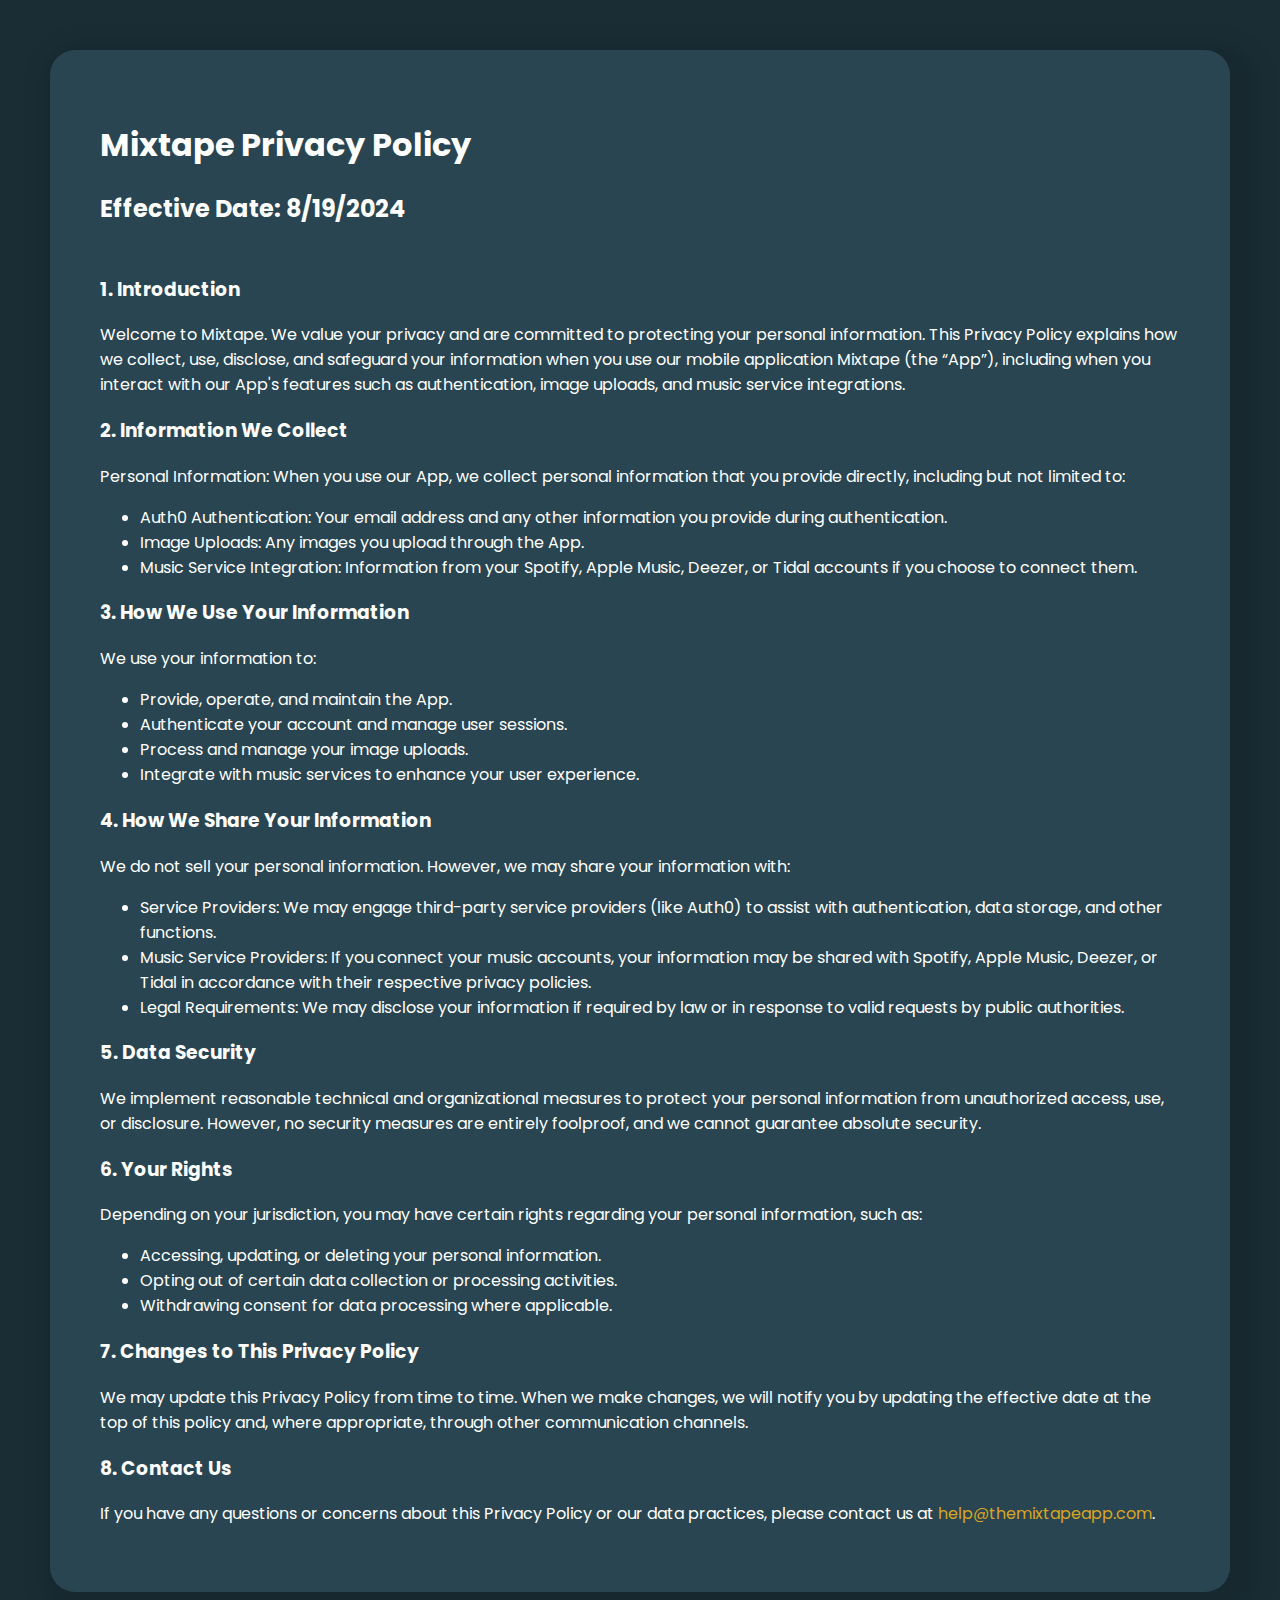
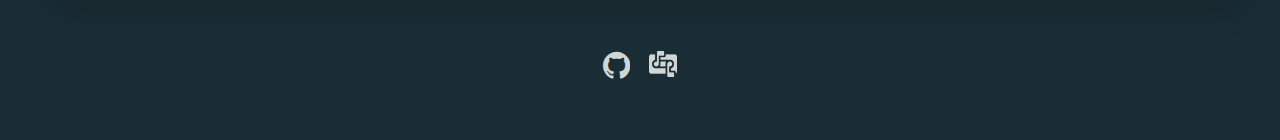
<file: privacy.html>
<!DOCTYPE html>
<html>
  <head>
    <meta name="viewport" content="width=device-width, initial-scale=1.0">

    <title>Mixtape Privacy Policy</title>
    <link rel="stylesheet" type="text/css" href="index.css" />
    <link rel="stylesheet" type="text/css" href="fonts.css" />
    <link rel="icon" type="image/png" href="images/icon_yellow.png"/>

    <link rel="preconnect" href="https://fonts.googleapis.com" />
    <link rel="preconnect" href="https://fonts.gstatic.com" crossorigin />
    <link
      href="https://fonts.googleapis.com/css2?family=Courier+Prime:ital,wght@0,400;0,700;1,400;1,700&family=Poppins:ital,wght@0,100;0,200;0,300;0,400;0,500;0,600;0,700;0,800;0,900;1,100;1,200;1,300;1,400;1,500;1,600;1,700;1,800;1,900&display=swap"
      rel="stylesheet"
    />
    <link
      rel="stylesheet"
      href="https://cdnjs.cloudflare.com/ajax/libs/font-awesome/4.7.0/css/font-awesome.min.css"
    />
  </head>
  <body>
    <div class="privacy-contain">
      <ul style="list-style-type: none; padding-left:0px;">
        <li style="padding-bottom:10px">
          <h1>Mixtape Privacy Policy</h1>
          <h2>Effective Date: 8/19/2024</h2>
        </li>
        <li>
          <h3>1. Introduction</h3>
          <p>
            Welcome to Mixtape. We value your privacy and are committed to
            protecting your personal information. This Privacy Policy explains
            how we collect, use, disclose, and safeguard your information when
            you use our mobile application Mixtape (the “App”), including when
            you interact with our App&#39;s features such as authentication,
            image uploads, and music service integrations.
          </p>
        </li>
        <li>
          <h3>2. Information We Collect</h3>
          <p>
            Personal Information: When you use our App, we collect personal
            information that you provide directly, including but not limited to:
            <ul style="list-style-type: disc">
              <li>
                Auth0 Authentication: Your email address and any other information
                you provide during authentication.
              </li>
              <li>
                Image Uploads: Any images you
                upload through the App.
              </li>
              <li>
                Music Service Integration: Information
                from your Spotify, Apple Music, Deezer, or Tidal accounts if you
                choose to connect them.
              </li>
            </ul>
          </p>
        </li>
        <li>
          <h3>3. How We Use Your Information</h3>
          <p>
            We use your information to: 
            
            <ul style="list-style-type: disc">
              <li>
                Provide, operate, and maintain the
                App.
              </li>
              <li>
                Authenticate your account and manage user sessions.
              </li>
              <li>
                Process and manage your image uploads.
              </li>
              <li>
                Integrate with music services to
                enhance your user experience.
              </li>
            </ul>
          </p>
        </li>
        <li>
          <h3>4. How We Share Your Information</h3>
          <p>
            We do not sell your personal information. However, we may share your
            information with:
            
            <ul style="list-style-type: disc">
              <li>
                Service Providers: We may engage third-party
                service providers (like Auth0) to assist with authentication, data
                storage, and other functions.
              </li>
              <li>
                Music Service Providers: If you
                connect your music accounts, your information may be shared with
                Spotify, Apple Music, Deezer, or Tidal in accordance with their
                respective privacy policies.
              </li>
              <li>
                Legal Requirements: We may disclose
                your information if required by law or in response to valid requests
                by public authorities.
              </li>
            </ul>
          </p>
        </li>
        <li>
          <h3>5. Data Security</h3>
          <p>
            We implement reasonable technical and organizational measures to
            protect your personal information from unauthorized access, use, or
            disclosure. However, no security measures are entirely foolproof,
            and we cannot guarantee absolute security.
          </p>
        </li>
        <li>
          <h3>6. Your Rights</h3>
          <p>
            Depending on your jurisdiction, you may have certain rights
            regarding your personal information, such as: 
            
            <ul style="list-style-type: disc">
              <li>
                Accessing, updating,
                or deleting your personal information.
              </li>
              <li>
                Opting out of certain data
                collection or processing activities.
              </li>
              <li>
                Withdrawing consent for data
                processing where applicable.
              </li>
            </ul>
          </p>
        </li>
        <li>
          <h3>7. Changes to This Privacy Policy</h3>
          <p>
            We may update this Privacy Policy from time to time. When we make
            changes, we will notify you by updating the effective date at the
            top of this policy and, where appropriate, through other
            communication channels.
          </p>
        </li>
        <li>
          <h3>8. Contact Us</h3>
          <p>
            If you have any questions or concerns about this Privacy Policy or
            our data practices, please contact us at
            <a href="mailto:help@themixtapeapp.com">help@themixtapeapp.com</a>.
          </p>
        </li>
      </ul>
    </div>
    <div class="footer-links">
      <a
        href="https://github.com/olinjohnson/mixtape"
        class="fa fa-brands fa-github"
      ></a>
      <a
        href="https://themixtapeapp.com"
      >
        <img src="images/icon_white.png" height="26px">
      </a>
    </div>
  </body>
</html>
</file>
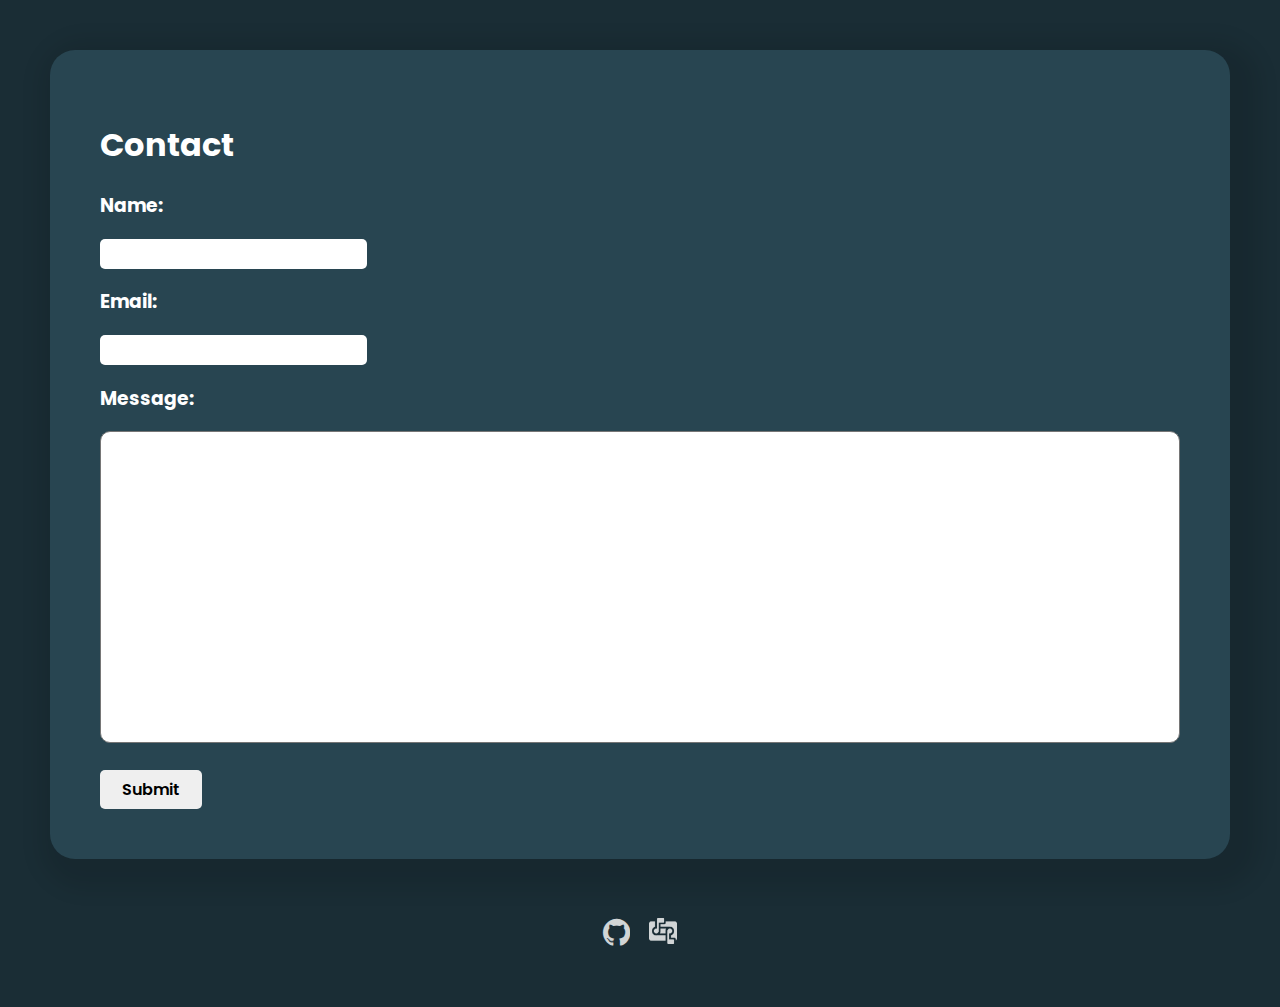
<file: support.html>
<!DOCTYPE html>
<html>
  <head>
    <meta name="viewport" content="width=device-width, initial-scale=1.0" />

    <title>Mixtape Support</title>
    <link rel="stylesheet" type="text/css" href="index.css" />
    <link rel="stylesheet" type="text/css" href="fonts.css" />
    <link rel="icon" type="image/png" href="images/icon_yellow.png" />

    <link rel="preconnect" href="https://fonts.googleapis.com" />
    <link rel="preconnect" href="https://fonts.gstatic.com" crossorigin />
    <link
      href="https://fonts.googleapis.com/css2?family=Courier+Prime:ital,wght@0,400;0,700;1,400;1,700&family=Poppins:ital,wght@0,100;0,200;0,300;0,400;0,500;0,600;0,700;0,800;0,900;1,100;1,200;1,300;1,400;1,500;1,600;1,700;1,800;1,900&display=swap"
      rel="stylesheet"
    />
    <link
      rel="stylesheet"
      href="https://cdnjs.cloudflare.com/ajax/libs/font-awesome/4.7.0/css/font-awesome.min.css"
    />
  </head>
  <body>
    <div class="privacy-contain">
      <h1>Contact</h1>
      <form
        target="_blank"
        method="POST"
        action="https://formspree.io/f/mblgrapa"
      >
        <h3>Name:</h3>
        <input name="Name" type="text" required />
        <h3>Email:</h3>
        <input name="Email" type="email" required />
        <h3>Message:</h3>
        <textarea name="Message" rows="12" cols="60"></textarea>
        <button type="submit" id="submit">Submit</button>
      </form>
    </div>
    <div class="footer-links">
      <a
        href="https://github.com/olinjohnson/mixtape"
        class="fa fa-brands fa-github"
      ></a>
      <a href="https://themixtapeapp.com">
        <img src="images/icon_white.png" height="26px" />
      </a>
    </div>
  </body>
</html>
</file>
<file: index.css>
body {
    margin: 0;
    padding: 0;
    background: #1a2d35;
    font-family: "Poppins", sans-serif;
    font-weight: 400;
    font-style: normal;
}

.container {
    margin: 10px;
    height: 100vh;
    min-height: fit-content;
    display: flex;
    flex-direction: column;
    justify-content: center;
    align-items: center;
    min-width: fit-content;
}

.content-contain {
    display: flex;
    flex-direction: row;
    justify-content: center;
    color: white;
    background: #284551;
    border-radius: 50px;
    box-shadow: 10px 10px 20px 20px rgba(0, 0, 0, 0.04);
    /* padding-left:60px;
    padding-right:60px; */
    padding: 60px;
    gap: 50px;
    align-items: center;
}


@media (max-width: 1000px) {
    .content-contain {
        flex-direction: column;
        align-items: center;
    }
}

.text-contain h1 {
    font-size: 60pt;
}

.text-contain p {
    font-size: 16pt;
}

@media (max-width: 550px) {

    .text-contain h1 {
        font-size: 40pt;
    }

    .text-contain p {
        font-size: 14pt;
    }

    .main-image {
        width: 100%;
    }

    .content-contain {
        padding: 40px;
        margin: 15px;
    }

    .badges {
        width: 100%;
    }
}

.text-contain button {
    padding: 10px;
    padding-left: 20px;
    padding-right: 20px;
    background: white;
    border-radius: 100px;
    border: 0;
    box-shadow: 2px 2px 2px 2px rgba(0, 0, 0, 0.1);
}

.main-image {
    border-radius: 30px;
    box-shadow: 5px 5px 10px 10px rgba(0, 0, 0, 0.04);
}

#github-button {
    text-decoration: none;
    color: black;
    font-size: 34pt;
    opacity: 1;

    -webkit-transition: opacity 0.2s ease-in-out;
    -moz-transition: opacity 0.2s ease-in-out;
    -ms-transition: opacity 0.2s ease-in-out;
    -o-transition: opacity 0.2s ease-in-out;
    transition: opacity 0.2s ease-in-out;
}

.content-contain a:hover {
    opacity: 0.6;
}


/* privacy page css */
.privacy-contain {
    background: #284551;
    color: white;
    margin: 50px;
    padding: 50px;
    border-radius: 25px;
    box-shadow: 10px 10px 20px 20px rgba(0, 0, 0, 0.1);
}

@media (max-width: 550px) {
    .privacy-contain {
        margin: 15px;
        padding: 30px;
    }
}

.privacy-contain a {
    text-decoration: none;
    color: #DAA520;

    -webkit-transition: opacity 0.2s ease-in-out;
    -moz-transition: opacity 0.2s ease-in-out;
    -ms-transition: opacity 0.2s ease-in-out;
    -o-transition: opacity 0.2s ease-in-out;
    transition: opacity 0.2s ease-in-out;
}

.privacy-contain a:hover {
    opacity: 0.6;
}

.footer-links {
    text-align: center;
    margin-bottom: 50px;
    font-size: 24pt;
    color: white;
}

.footer-links a {
    text-decoration: none;
    color: white;
    margin-left: 5px;
    margin-right: 5px;
    opacity: 0.8;

    -webkit-transition: opacity 0.2s ease-in-out;
    -moz-transition: opacity 0.2s ease-in-out;
    -ms-transition: opacity 0.2s ease-in-out;
    -o-transition: opacity 0.2s ease-in-out;
    transition: opacity 0.2s ease-in-out;
}

.footer-links a:hover {
    opacity: 0.5;
}

.notice {
    max-width: 400px;
}

.notice strong {
    color: rgb(255, 186, 186);
    font-size: 12pt;
}

.notice a {
    color: rgb(255, 186, 186);
}


/* Contact page styling */
textarea {
    font-family: "Poppins", sans-serif;
    outline: none;
    border-radius:10px;
    padding:5px;
    resize:none;
    box-sizing:border-box;
    width:100%;
    font-size:12pt;
}

input {
    font-family: "Poppins", sans-serif;
    padding:5px;
    border-radius:5px;
    outline:none;
    border:none;
}

#submit {
    font-family: "Poppins", sans-serif;
    font-size:12pt;
    font-weight: 600;
    padding: 5px 20px 5px 20px;
    border-radius:5px;
    border:none;
    margin-top:20px;
    border:2px solid transparent;
    transition: background 0.2s, border 0.2s;
}

#submit:hover {
    background: #DAA520;
}

#submit:focus {
    border: 2px solid rgba(0, 0, 0, 0.404);
}
</file>
<file: fonts.css>
.courier-prime-regular {
    font-family: "Courier Prime", monospace;
    font-weight: 400;
    font-style: normal;
}

.courier-prime-bold {
    font-family: "Courier Prime", monospace;
    font-weight: 700;
    font-style: normal;
}

.courier-prime-regular-italic {
    font-family: "Courier Prime", monospace;
    font-weight: 400;
    font-style: italic;
}

.courier-prime-bold-italic {
    font-family: "Courier Prime", monospace;
    font-weight: 700;
    font-style: italic;
}

.poppins-thin {
    font-family: "Poppins", sans-serif;
    font-weight: 100;
    font-style: normal;
}

.poppins-extralight {
    font-family: "Poppins", sans-serif;
    font-weight: 200;
    font-style: normal;
}

.poppins-light {
    font-family: "Poppins", sans-serif;
    font-weight: 300;
    font-style: normal;
}

.poppins-regular {
    font-family: "Poppins", sans-serif;
    font-weight: 400;
    font-style: normal;
}

.poppins-medium {
    font-family: "Poppins", sans-serif;
    font-weight: 500;
    font-style: normal;
}

.poppins-semibold {
    font-family: "Poppins", sans-serif;
    font-weight: 600;
    font-style: normal;
}

.poppins-bold {
    font-family: "Poppins", sans-serif;
    font-weight: 700;
    font-style: normal;
}

.poppins-extrabold {
    font-family: "Poppins", sans-serif;
    font-weight: 800;
    font-style: normal;
}

.poppins-black {
    font-family: "Poppins", sans-serif;
    font-weight: 900;
    font-style: normal;
}

.poppins-thin-italic {
    font-family: "Poppins", sans-serif;
    font-weight: 100;
    font-style: italic;
}

.poppins-extralight-italic {
    font-family: "Poppins", sans-serif;
    font-weight: 200;
    font-style: italic;
}

.poppins-light-italic {
    font-family: "Poppins", sans-serif;
    font-weight: 300;
    font-style: italic;
}

.poppins-regular-italic {
    font-family: "Poppins", sans-serif;
    font-weight: 400;
    font-style: italic;
}

.poppins-medium-italic {
    font-family: "Poppins", sans-serif;
    font-weight: 500;
    font-style: italic;
}

.poppins-semibold-italic {
    font-family: "Poppins", sans-serif;
    font-weight: 600;
    font-style: italic;
}

.poppins-bold-italic {
    font-family: "Poppins", sans-serif;
    font-weight: 700;
    font-style: italic;
}

.poppins-extrabold-italic {
    font-family: "Poppins", sans-serif;
    font-weight: 800;
    font-style: italic;
}

.poppins-black-italic {
    font-family: "Poppins", sans-serif;
    font-weight: 900;
    font-style: italic;
}
</file>
